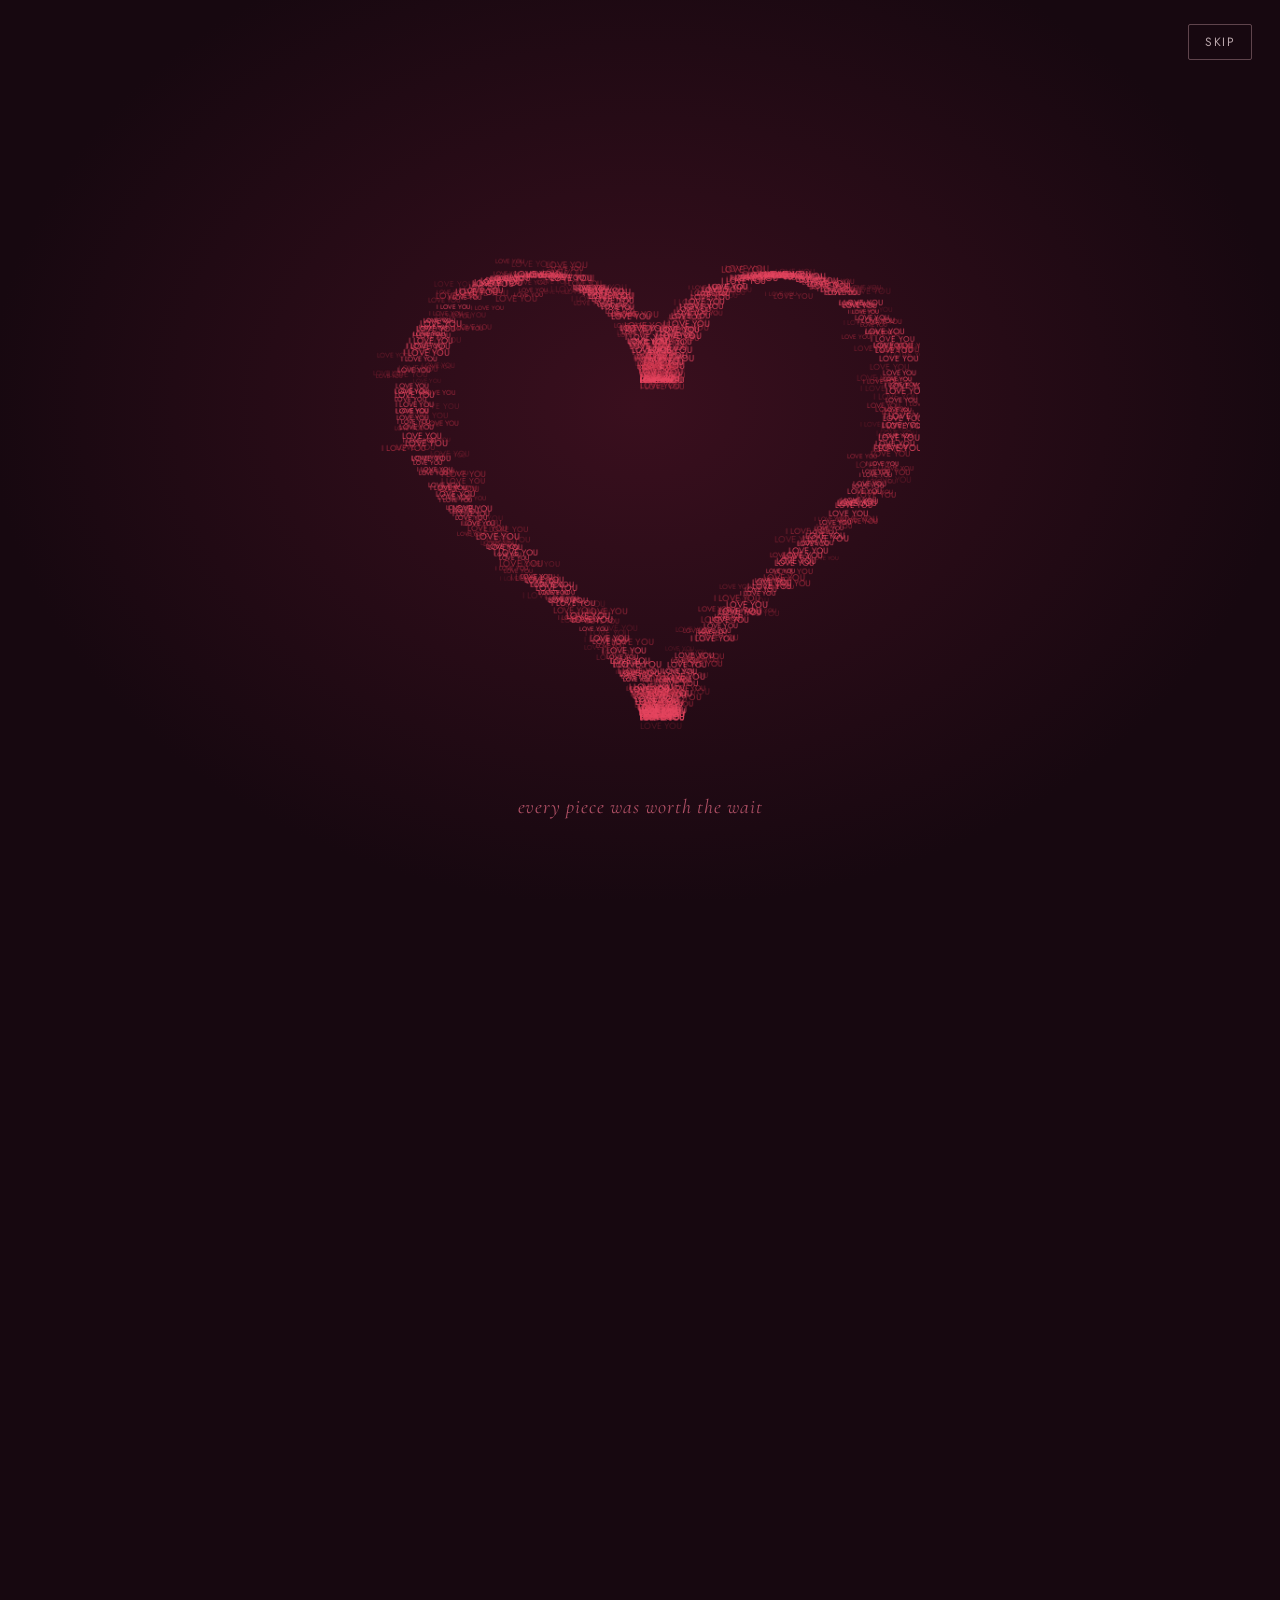
<file: index.html>
<!DOCTYPE html>
<html lang="en">
<head>
<meta charset="UTF-8">
<meta name="viewport" content="width=device-width, initial-scale=1.0">
<title>for you</title>
<link rel="preconnect" href="https://fonts.googleapis.com">
<link rel="preconnect" href="https://fonts.gstatic.com" crossorigin>
<link href="https://fonts.googleapis.com/css2?family=Cormorant+Garamond:ital,wght@0,400;0,500;1,400;1,500&family=Jost:wght@300;400;500&family=Caveat:wght@500;600;700&display=swap" rel="stylesheet">
<style>
  :root{
    --ink:#170810;
    --wine:#3a0f1e;
    --blush:#f8ece4;
    --blush-2:#f1ddd2;
    --rose:#c85c73;
    --rose-deep:#8f2f45;
    --gold:#c99a54;
    --text-dark:#3e1420;
    --text-soft:#7a4a52;
  }
  *{box-sizing:border-box; margin:0; padding:0;}
  html,body{
    width:100%; height:100%;
    background:var(--ink);
    overflow-x:hidden;
    font-family:'Jost',sans-serif;
  }
  /* ---------- INTRO ---------- */
  #intro{
    position:fixed; inset:0;
    background:radial-gradient(ellipse at 50% 45%, var(--wine) 0%, var(--ink) 72%);
    display:flex; align-items:center; justify-content:center;
    z-index:20;
    transition:opacity 1.4s ease, transform 1.4s ease;
  }
  #intro.leaving{ opacity:0; transform:scale(1.08); pointer-events:none; }
  canvas#heart{ width:min(92vw,560px); height:min(92vw,560px); display:block; }
  #intro-caption{
    position:absolute; bottom:9vh; left:0; right:0;
    text-align:center;
    color:var(--rose);
    font-family:'Cormorant Garamond', serif;
    font-style:italic;
    font-size:clamp(15px,2.4vw,20px);
    letter-spacing:.04em;
    opacity:0;
    transition:opacity 1.2s ease;
  }
  #intro-caption.show{ opacity:.85; }
  #skip-btn{
    position:absolute; top:24px; right:28px;
    background:none; border:1px solid rgba(230,180,190,.35);
    color:rgba(240,220,224,.75);
    font-family:'Jost',sans-serif; font-size:12px; letter-spacing:.12em;
    text-transform:uppercase;
    padding:8px 16px; border-radius:2px; cursor:pointer;
    transition:border-color .3s ease, color .3s ease;
  }
  #skip-btn:hover{ border-color:rgba(230,180,190,.8); color:#fff; }

  /* ---------- MAIN CONTENT ---------- */
  #page{
    min-height:100vh;
    background:
      radial-gradient(ellipse at 20% -10%, var(--blush-2) 0%, transparent 55%),
      var(--blush);
    display:flex; align-items:center; justify-content:center;
    padding:11vh 6vw 8vh;
  }
  #content{
    max-width:420px;
    width:100%;
    text-align:center;
    opacity:0;
    transform:translateY(18px);
    transition:opacity 1.1s ease, transform 1.1s ease;
  }
  #content.reveal{ opacity:1; transform:translateY(0); }

  .eyebrow{
    font-size:12px; letter-spacing:.32em; text-transform:uppercase;
    color:var(--rose-deep); font-weight:500; margin-bottom:14px;
  }
  .eyebrow::before, .eyebrow::after{
    content:'—'; margin:0 10px; color:var(--gold); opacity:.7;
  }

  .tap-hint{
    font-size:13px; letter-spacing:.08em; color:var(--text-soft);
    margin-bottom:26px; opacity:.85;
  }
  .tap-hint.hide{ opacity:0; transition:opacity .5s ease; }

  /* ---- the card (straight, no tilt, so long text never overflows the viewport) ---- */
  .card-wrap{ perspective:2200px; margin:0 auto; max-width:380px; }
  .card{
    position:relative;
    width:100%;
    min-height:520px;
  }
  .card-inside{
    background:var(--blush-2);
    border:1px solid rgba(201,154,84,.55);
    border-radius:6px;
    padding:40px 28px 34px;
    box-shadow:0 26px 60px -26px rgba(60,10,20,.4);
    min-height:520px;
    display:flex; flex-direction:column; align-items:center;
  }
  .card-cover{
    position:absolute; inset:0;
    background:
      radial-gradient(ellipse at 50% 20%, rgba(200,92,115,.28) 0%, transparent 55%),
      linear-gradient(160deg, var(--wine) 0%, var(--ink) 100%);
    border:1px solid rgba(201,154,84,.6);
    border-radius:6px;
    transform-origin:left center;
    transition:transform 1.15s cubic-bezier(.65,0,.35,1);
    box-shadow:0 26px 60px -22px rgba(0,0,0,.5);
    cursor:pointer;
    display:flex; flex-direction:column; align-items:center; justify-content:center;
    backface-visibility:hidden;
    z-index:5;
    animation:coverPulse 2.6s ease-in-out infinite;
  }
  .card-cover.open{
    transform:rotateY(-152deg);
    pointer-events:none;
    animation:none;
  }
  @keyframes coverPulse{
    0%,100%{ box-shadow:0 26px 60px -22px rgba(0,0,0,.5); }
    50%{ box-shadow:0 26px 60px -22px rgba(0,0,0,.5), 0 0 0 6px rgba(201,154,84,.12); }
  }
  .cover-heart{ font-size:34px; color:var(--rose); margin-bottom:14px; }
  .cover-title{
    font-family:'Cormorant Garamond', serif; font-style:italic; font-weight:500;
    color:var(--blush); font-size:30px; margin-bottom:10px;
  }
  .cover-sub{
    font-size:11px; letter-spacing:.22em; text-transform:uppercase;
    color:var(--rose); opacity:.8;
  }

  .frame{
    width:150px; height:150px; margin:0 auto 22px;
    border-radius:50%;
    border:1px solid var(--gold);
    display:flex; align-items:center; justify-content:center;
    background:var(--blush);
    position:relative;
    flex-shrink:0;
  }
  .frame::before{
    content:''; position:absolute; inset:-8px;
    border:1px solid rgba(200,92,115,.35); border-radius:50%;
  }
  .frame span{
    font-family:'Cormorant Garamond', serif; font-style:italic;
    color:var(--text-soft); font-size:12px; padding:0 18px; text-align:center;
    line-height:1.5;
  }
  .frame img{ width:100%; height:100%; object-fit:cover; border-radius:50%; display:none; }

  .letter-greeting{
    font-family:'Caveat', cursive;
    font-weight:600;
    font-size:30px;
    color:var(--rose-deep);
    margin-bottom:2px;
  }

  h1{
    font-family:'Cormorant Garamond', serif;
    font-weight:500;
    font-size:clamp(26px,5.6vw,34px);
    line-height:1.18;
    color:var(--text-dark);
    margin-bottom:16px;
    text-align:center;
  }
  h1 em{ font-style:italic; color:var(--rose-deep); }

  .message{
    font-family:'Caveat', cursive;
    font-weight:500;
    font-size:21px;
    line-height:1.5;
    color:var(--text-dark);
    max-width:100%;
    margin:0 auto 12px;
    text-align:left;
    white-space:pre-line;
  }

  .signature{
    font-family:'Caveat', cursive;
    font-weight:600;
    font-size:24px;
    color:var(--rose-deep);
    align-self:flex-end;
    margin:6px 6px 26px 0;
  }

  .actions{
    position:relative;
    display:flex; align-items:center; justify-content:center;
    gap:18px; flex-wrap:wrap;
    min-height:64px;
    margin-top:auto;
  }
  button.choice{
    font-family:'Jost',sans-serif;
    font-size:14px; letter-spacing:.06em;
    padding:14px 32px;
    border-radius:40px;
    cursor:pointer;
    transition:transform .25s ease, background .25s ease, box-shadow .25s ease;
  }
  #continue-btn{
    display:inline-block;
    text-decoration:none;
    border:none;
    background:var(--rose-deep);
    color:var(--blush);
    box-shadow:0 10px 24px -10px rgba(143,47,69,.6);
  }
  #continue-btn:hover{ transform:translateY(-2px); background:#7a2338; }

  .footnote{
    margin-top:22px; font-size:11px; letter-spacing:.1em;
    text-transform:uppercase; color:var(--text-soft); opacity:.55;
  }

  @media (prefers-reduced-motion: reduce){
    #intro, #content{ transition:none !important; }
  }

  @media (max-width:640px){
    #content{ max-width:100%; }
    .card-wrap{
      max-width:92vw;
      margin-left:auto;
      margin-right:auto;
    }
    .card-inside, .card-cover{ padding-left:20px; padding-right:20px; }
    .message{ font-size:19px; }
  }
</style>
</head>
<body>

<div id="intro">
  <button id="skip-btn" aria-label="Skip intro">skip</button>
  <canvas id="heart" width="600" height="600"></canvas>
  <div id="intro-caption">every piece was worth the wait</div>
</div>

<div id="page">
  <div id="content">
    <p class="eyebrow">for you</p>
    <p class="tap-hint" id="tap-hint">tap the card to open it</p>
    <div class="card-wrap">
      <div class="card">
        <div class="card-inside">
          <div class="frame"><span>your photo here</span><img id="her-photo" alt=""></div>
          <p class="letter-greeting">Dear you,</p>
          <h1>Will you be <br>my <em>Radha?</em></h1>
          <p class="message">Hi
Main tumse bohot time se kehna chahta tha ki Main tumhe bohot pasand krta hun, (kuch bakwas likh rha hun but please padh lena)
lekin kbhi keh nhi paya kyuki maine tumhe kbhi ladko se bat krte nhi dekha,tbhi tum kaise react krogi ye soch ke hesitate ho jata tha
Main tumse is letter ke through bs apni bat kehna chahta hun, i don't expect from you ki tum answer do beacause i know ki "NO" hi hoga,
but fr bhi ye letter likh rha hun so that ye regret na rhe ki apni feelings bhi nhi keh paya , kaash keh diya hota because regret ka pain bohot unbearable hota hai.
And please trust me maine kbhii shalini se aesi koi bat nhi ki jisse use kuch special feel ho but fr bhi use misunderstanding ho gyi
and i am really sorry mera scchi kbhi aesa koi intention nhi tha ki kisi ko hurt kru.

Please is surprise ko end tk dekh lena bohot mehnat lgi hai
and ho sake toh please ek full stop hi send kr dena so that mujhe pta toh chle ki tumne completely dekh liya hai
Maine is Surprise me tumhri kuch photos use ki hai I am really Sorry tumhri permission ke bina maine photos use ki but trust me pkka delete kr dunga
Main koi criminal nhi hu ki photos ka galat use kru inta toh tum bhi mujhe smjhti ho ki kaisa hun
And it's my promise to you ki ab isse related tumse kbhi koi bat nhi hogi.
But believe me i really love you itna ki i can't explain you in words ............
Ek request hai please ek ful stop send kr dena so that mujhe pta chl jaye ki tumhe read kiya hai dekha hai</p>
          <p class="signature">— Ayush</p>
          <div class="actions">
            <a id="continue-btn" class="choice" href="Story.html">Continue</a>
          </div>
        </div>
        <div class="card-cover" id="card-cover">
          <div class="cover-heart">&#10084;</div>
          <p class="cover-title">for you</p>
          <p class="cover-sub">tap to open</p>
        </div>
      </div>
    </div>
    <p class="footnote">made with a little bit of nerve</p>
  </div>
</div>

<script>
(function(){
  var canvas = document.getElementById('heart');
  var ctx = canvas.getContext('2d');
  var W = canvas.width, H = canvas.height;
  var reduced = window.matchMedia('(prefers-reduced-motion: reduce)').matches;

  function heartPoint(t, scale){
    var x = 16 * Math.pow(Math.sin(t), 3);
    var y = 13*Math.cos(t) - 5*Math.cos(2*t) - 2*Math.cos(3*t) - Math.cos(4*t);
    return { x: W/2 + x*scale, y: H/2 - y*scale + 10 };
  }

  var WORDS = ['LOVE YOU','I LOVE YOU'];
  var COUNT = 620;
  var particles = [];
  for (var i=0;i<COUNT;i++){
    var t = (i/COUNT) * Math.PI * 2;
    var jitter = (Math.random()-0.5)*0.9;
    var layer = Math.random();
    var scaleWobble = layer < 0.6 ? 15.6 : (15.6 + (Math.random()-0.5)*3.4);
    var target = heartPoint(t + jitter*0.024, scaleWobble);
    particles.push({
      x: Math.random()*W,
      y: Math.random()*H,
      startX: 0, startY: 0,
      tx: target.x,
      ty: target.y,
      word: WORDS[Math.random() < 0.35 ? 1 : 0],
      fontSize: 6 + Math.random()*4,
      core: layer < 0.55,
      rot: (Math.random()-0.5) * 0.5,
      flicker: Math.random()*Math.PI*2,
      delay: Math.random()*0.35
    });
  }
  particles.forEach(function(p){ p.startX = p.x; p.startY = p.y; });

  var duration = reduced ? 100 : 2600;
  var start = null;
  var pulseStart = null;
  var phase = 'assemble';

  function ease(t){ return 1 - Math.pow(1-t, 3); }

  function draw(ts){
    if (!start) start = ts;
    var elapsed = ts - start;
    ctx.clearRect(0,0,W,H);

    if (phase === 'assemble'){
      var overallT = Math.min(elapsed / duration, 1);
      particles.forEach(function(p){
        var pt = Math.max(0, Math.min(1, (overallT - p.delay*0.4) / (1 - p.delay*0.4)));
        var e = ease(pt);
        var x = p.startX + (p.tx - p.startX) * e;
        var y = p.startY + (p.ty - p.startY) * e;
        var flick = 0.55 + 0.45*Math.sin(p.flicker + elapsed/260);
        var alpha = (0.25 + 0.65*e) * (p.core ? 0.9 : 0.55*flick + 0.2);
        ctx.font = p.fontSize + 'px Jost, sans-serif';
        ctx.fillStyle = p.core ? 'rgba(230,70,96,'+alpha+')' : 'rgba(196,50,72,'+alpha+')';
        ctx.save();
        ctx.translate(x, y);
        ctx.rotate(p.rot * (1-e));
        ctx.fillText(p.word, 0, 0);
        ctx.restore();
      });
      if (overallT >= 1){
        phase = 'pulse';
        pulseStart = ts;
        document.getElementById('intro-caption').classList.add('show');
      }
    } else if (phase === 'pulse'){
      var pe = ts - pulseStart;
      var beat = Math.sin(pe/280) * 0.06;
      var s = 1 + Math.max(0, beat);
      particles.forEach(function(p){
        var dx = (p.tx - W/2) * (s-1);
        var dy = (p.ty - H/2) * (s-1);
        var flick = 0.55 + 0.45*Math.sin(p.flicker + pe/260);
        var alpha = p.core ? 0.95 : 0.5*flick + 0.25;
        ctx.font = p.fontSize + 'px Jost, sans-serif';
        ctx.fillStyle = p.core ? 'rgba(230,70,96,'+alpha+')' : 'rgba(196,50,72,'+alpha+')';
        ctx.fillText(p.word, p.tx+dx, p.ty+dy);
      });
      if (pe > 1500 || reduced){
        finish();
        return;
      }
    }
    raf = requestAnimationFrame(draw);
  }

  var raf = requestAnimationFrame(draw);
  var finished = false;

  function finish(){
    if (finished) return;
    finished = true;
    cancelAnimationFrame(raf);
    var intro = document.getElementById('intro');
    intro.classList.add('leaving');
    document.getElementById('content').classList.add('reveal');
    setTimeout(function(){ intro.style.display = 'none'; }, 1500);
  }

  document.getElementById('skip-btn').addEventListener('click', finish);
  if (reduced) setTimeout(finish, 200);
})();

(function(){
  var cover = document.getElementById('card-cover');
  var hint = document.getElementById('tap-hint');
  cover.addEventListener('click', function(){
    cover.classList.add('open');
    hint.classList.add('hide');
  });
})();

</script>
</body>
</html>
</file>
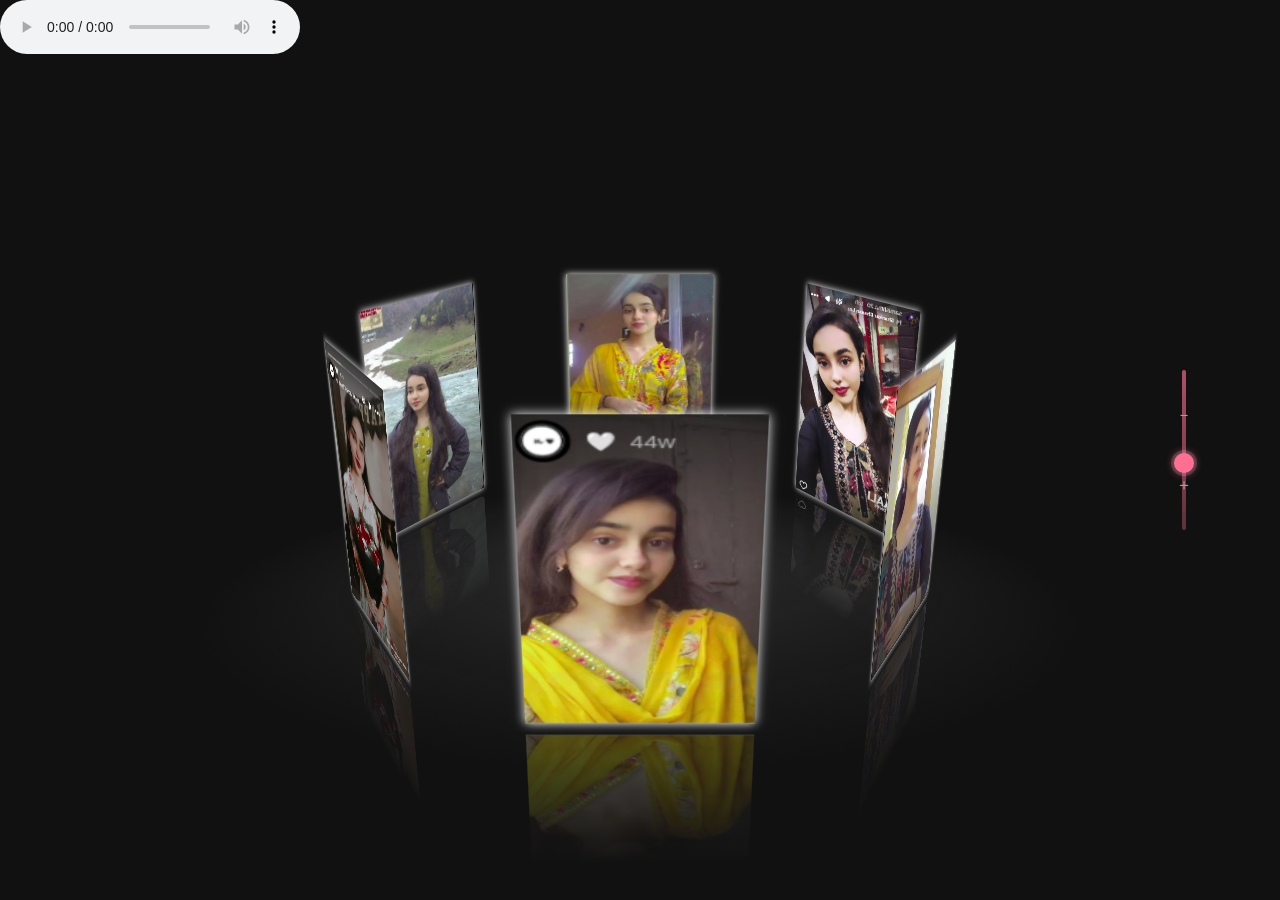
<file: Gallery.html>
<!DOCTYPE html>
<html lang="en" >
<head>
  <meta charset="UTF-8">
  <title>special 💕</title>
  <link rel="stylesheet" href="./gallery.css">

</head>
<body>

<div id="drag-container">
  <div id="spin-container">

    <img src="./1.png" alt="">
    <img src="./2.png" alt="">
    <img src="./3.png" alt="">
    <img src="./4.png" alt="">
    <img src="./5.png" alt="">
    <img src="./6.png" alt="">
 
    <p>A Heartfelt Tribute to My Beloved Radha🫶</p>
  </div>
  <div id="ground"></div>
</div>

<div id="music-container"></div>
<style>.github-corner:hover .octo-arm{animation:octocat-wave 560ms ease-in-out}@keyframes octocat-wave{0%,100%{transform:rotate(0)}20%,60%{transform:rotate(-25deg)}40%,80%{transform:rotate(10deg)}}@media (max-width:500px){.github-corner:hover .octo-arm{animation:none}.github-corner .octo-arm{animation:octocat-wave 560ms ease-in-out}}</style>

  <div id="zoom-container">
  <span class="zoom-icon">－</span>
  <input type="range" id="zoom-slider" min="120" max="500" value="240" step="1">
  <span class="zoom-icon">＋</span>
</div>
  
  <script  src="./gallery-script.js"></script>

</body>
</file>
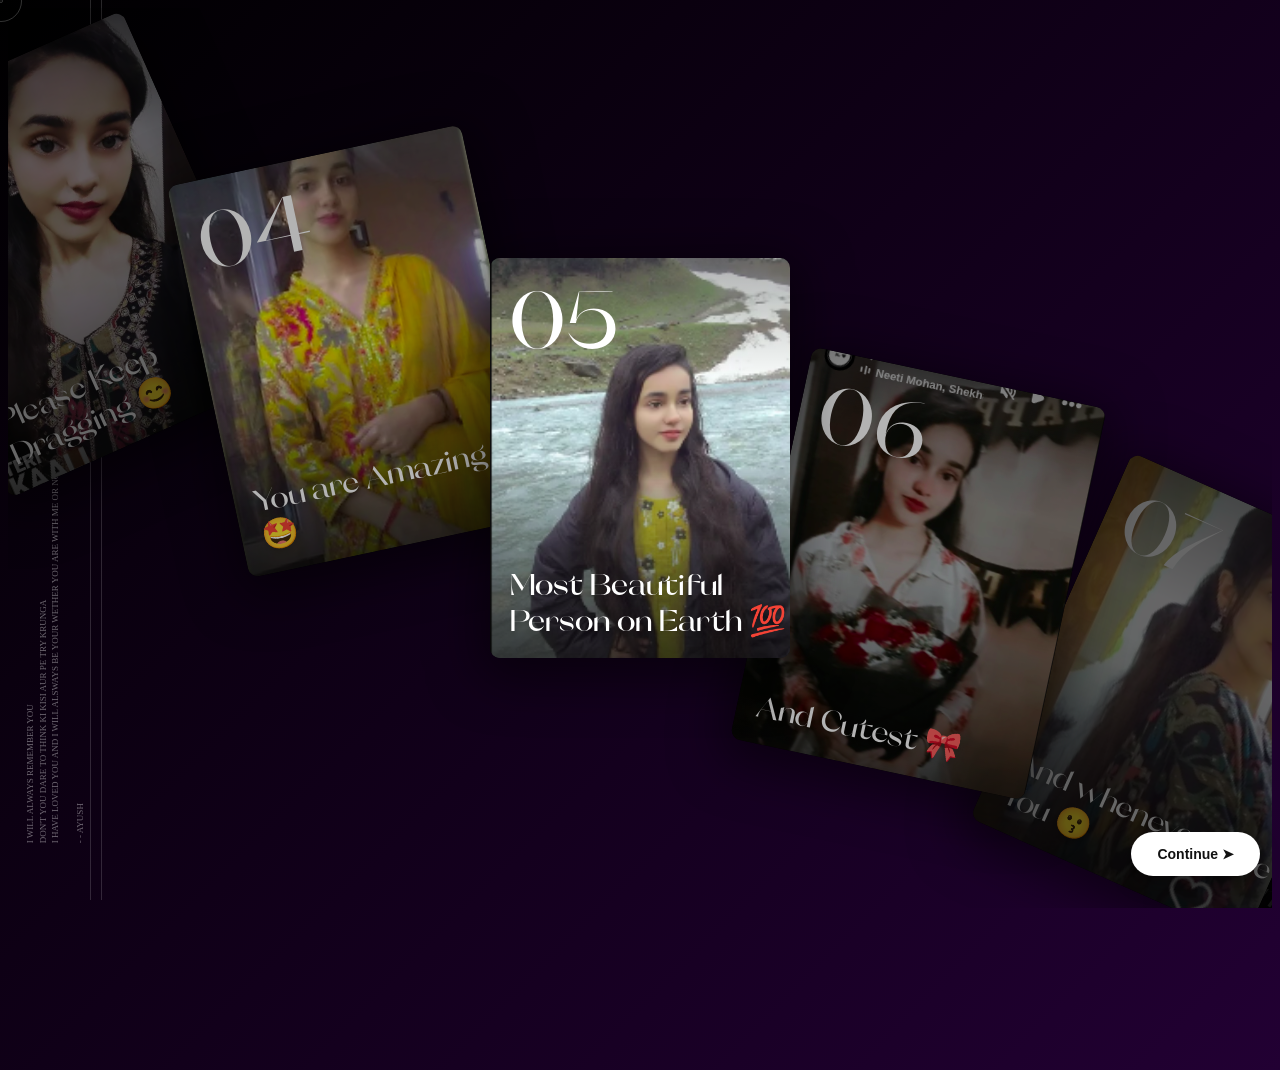
<file: Story.html>
<!DOCTYPE html>
<html lang="en">
<head>
    <meta charset="UTF-8">
    <meta name="viewport" content="width=device-width, initial-scale=1.0">
    <title>Samishtha</title>
    <link rel="stylesheet" href="app.css">
</head>
<body>
        <div class="carousel">
            <div class="carousel-item">
                <div class="carousel-box">
                    <div class="title">Hi 👋</div>
                  <img src="1.png"/>
                    <div class="num">01</div>
                </div>
            </div>
        
            <div class="carousel-item">
                <div class="carousel-box">
                    <div class="title">I want to tell you Something 😍</div>
                  <img src="2.png"/>
                    <div class="num">02</div>
                </div>
            </div>
        
            <div class="carousel-item">
                <div class="carousel-box">
                    <div class="title">Please Keep Dragging 😊 </div>
                    <div class="num">03</div>
                  <img src="3.png"/>
                </div>
            </div>
        
          <div class="carousel-item">
            <div class="carousel-box">
              <div class="title">You are Amazing 🤩 </div>
              <div class="num">04</div>
              <img src="4.png"/>
            </div>
          </div>
        
          <div class="carousel-item">
            <div class="carousel-box">
              <div class="title">Most Beautiful Person on Earth 💯</div>
              <div class="num">05</div>
              <img src="5.png" />
            </div>
          </div>
        
          <div class="carousel-item">
            <div class="carousel-box">
              <div class="title">And Cutest 🎀</div>
              <div class="num">06</div>
              <img src="6.png" />
            </div>
          </div>
        
          <div class="carousel-item">
            <div class="carousel-box">
              <div class="title">And whenever i see You 😗 </div>
              <div class="num">07</div>
              <img src="8.png" />
            </div>
          </div>
        
          <div class="carousel-item">
            <div class="carousel-box">
              <div class="title">a big smile appears on my face 😇</div>
              <div class="num">08</div>
              <img src="7.png" />
            </div>
          </div>
        
          <div class="carousel-item">
            <div class="carousel-box">
              <div class="title">and I have Crush on You 🥰</div>
              <div class="num">09</div>
              <img src="9.png" />
            </div>
          </div>
                    <div class="carousel-item">
            <div class="carousel-box">
              <div class="title">I love You ❤️</div>
              <div class="num">10</div>
              <img src="10.png" />
            </div>
          </div>
        </div>
        
        <div class="layout">
          <div class="box">I WILL ALWAYS REMEMBER YOU<br /> DON'T YOU DARE TO THINK KI KISI AUR PE TRY KRUNGA <br />I HAVE LOVED YOU AND I WILL ALSWAYS BE YOUR WETHER YOU ARE WITH ME OR NOT<br/><br/>  - - Ayush</div>
        </div>
        
      <svg>
              <use xlink:href="#ic-linkedin"></use></svg
          ></a>
          <a href=""target="_blank"
            ><svg>
              <use xlink:href="#ic-instagram"></use></svg
          ></a>
        </div>
        
        <svg style="display: none">
          <symbol id="ico-instagram" viewBox="0 0 35 35">
            <circle opacity=".2" cx="17.5" cy="17.5" r="17" stroke="var(--fill)" fill="none"></circle>
            <path
              fill-rule="evenodd"
              clip-rule="evenodd"
              d="M24.944 20.476c.028-.457.042-1.282.042-2.476s-.014-2.019-.042-2.476c-.056-1.09-.378-1.93-.965-2.517s-1.422-.91-2.503-.965C21.018 12.014 20.194 12 19 12s-2.019.014-2.476.042c-1.081.047-1.92.368-2.517.965s-.918 1.436-.965 2.518C13.014 15.98 13 16.805 13 18c0 1.194.014 2.019.042 2.476.047 1.09.368 1.93.965 2.517s1.436.91 2.518.965c.466.028 1.29.042 2.475.042 1.184 0 2.01-.014 2.476-.042 1.072-.047 1.906-.368 2.503-.965.597-.597.918-1.436.965-2.517ZM19 13.075h-1.427c-.186 0-.438.01-.755.029a11.61 11.61 0 0 0-.797.07c-.215.028-.401.08-.56.154-.26.102-.489.251-.685.447-.196.196-.35.425-.461.685-.056.15-.103.336-.14.56a7.843 7.843 0 0 0-.084.811 7.113 7.113 0 0 0-.014.741c.01.178.01.453 0 .826-.01.373-.01.573 0 .601.01.028.01.228 0 .601s-.01.648 0 .826c.01.177.014.424.014.74 0 .318.028.588.084.812l.14.56c.112.26.265.489.461.685.196.196.425.345.685.447.15.056.336.108.56.154.224.047.49.07.797.07.308 0 .56.01.755.028.196.019.471.019.826 0 .354-.019.554-.019.601 0 .047.019.242.019.587 0s.62-.019.826 0c.205.019.456.01.755-.028.298-.037.569-.06.811-.07.242-.01.424-.06.546-.154.26-.102.494-.251.699-.447a1.75 1.75 0 0 0 .447-.686c.056-.149.103-.335.14-.559.038-.224.066-.494.084-.811.019-.317.023-.564.014-.741a11.82 11.82 0 0 1 0-.826c.01-.373.01-.573 0-.601-.01-.028-.01-.228 0-.601s.01-.648 0-.826c-.01-.177-.014-.424-.014-.74 0-.318-.028-.588-.084-.812l-.14-.56a1.956 1.956 0 0 0-1.147-1.133 3.979 3.979 0 0 0-.545-.153 3.915 3.915 0 0 0-.811-.07c-.326 0-.578-.01-.755-.028a5.916 5.916 0 0 0-.826 0c-.372.019-.568.019-.587 0Zm3.706 2.225c.14-.14.21-.308.21-.504a.57.57 0 0 0-.21-.503.767.767 0 0 0-.517-.21.718.718 0 0 0-.504.21.622.622 0 0 0-.21.503c.01.196.08.364.21.504s.299.21.504.21c.205 0 .377-.07.517-.21ZM22.063 18c0 .849-.298 1.576-.895 2.182a2.882 2.882 0 0 1-2.168.895 3.075 3.075 0 0 1-2.182-.895c-.606-.588-.904-1.315-.895-2.182.01-.867.308-1.594.895-2.182.588-.587 1.315-.886 2.182-.895.867-.01 1.59.29 2.168.895.578.606.876 1.333.895 2.182Zm-1.077 0a1.95 1.95 0 0 0-.573-1.413A1.897 1.897 0 0 0 19 16c-.56 0-1.03.196-1.413.587A2.001 2.001 0 0 0 17 18c-.01.55.186 1.021.587 1.413.401.391.872.587 1.413.587.54 0 1.012-.196 1.413-.587.4-.392.592-.863.573-1.413Z"
              transform="translate(-1.5 -0.5)"
              fill="var(--fill)"
            ></path>
          </symbol>
        
          <symbol id="ico-linkedin" viewBox="0 0 35 35">
            <circle opacity=".2" cx="17.5" cy="17.5" r="17" stroke="var(--fill)" fill="none"></circle>
            <path
              fill-rule="evenodd"
              clip-rule="evenodd"
              d="M15.3025 14.0835C15.3025 14.3845 15.1934 14.6403 14.9752 14.851C14.757 15.0617 14.4786 15.167 14.14 15.167C13.8014 15.167 13.5267 15.0617 13.316 14.851C13.1053 14.6403 13 14.3807 13 14.0722C13 13.7637 13.1053 13.5079 13.316 13.3047C13.5267 13.1016 13.8051 13 14.1512 13C14.4974 13 14.772 13.1016 14.9752 13.3047C15.1783 13.5079 15.2874 13.7675 15.3025 14.0835ZM13.0677 23V16.0248H15.2348V23H13.0677ZM16.4763 16.0248C16.5064 16.8676 16.5214 17.6125 16.5214 18.2596V23H18.7111V18.9819C18.7111 18.7111 18.7336 18.5305 18.7788 18.4402C18.9895 17.8984 19.3582 17.6275 19.8849 17.6275C20.6223 17.6275 20.991 18.1317 20.991 19.14V23H23.158V18.8691C23.158 17.8758 22.9285 17.1272 22.4695 16.623C22.0105 16.1189 21.4048 15.8668 20.6524 15.8668C19.6742 15.8668 18.9594 16.243 18.5079 16.9955H18.4628L18.3499 16.0248H16.4763Z"
              transform="translate(0 -1)"
              fill="var(--fill)"
            ></path>
          </symbol>
        </svg>
        
        <div class="cursor"></div>
        <div class="cursor cursor2"></div>

        <a href="Gallery.html" id="next-page-btn">
          Continue &#10148;
        </a>

        <style>
          #next-page-btn{
            position: fixed;
            bottom: 24px;
            right: 20px;
            z-index: 999;
            display: inline-block;
            padding: 14px 26px;
            background: #ffffff;
            color: #111;
            font-family: sans-serif;
            font-weight: bold;
            font-size: 14px;
            text-decoration: none;
            border-radius: 40px;
            box-shadow: 0 8px 20px rgba(0,0,0,0.4);
          }
          #next-page-btn:active{
            transform: scale(0.96);
          }
        </style>

        <!-- partial -->
          <script  src="./script.js"></script>
</body>
</html>
</file>
<file: gallery.css>
* {
    margin: 0;
    padding: 0;
  }
  
  html,
  body {
    height: 100%;
  
    touch-action: none; 
  }
  
  body {
    overflow: hidden;
    display: -webkit-box;
    display: -ms-flexbox;
    display: flex;
    background: #111;
    -webkit-perspective: 1000px;
            perspective: 1000px;
    -webkit-transform-style: preserve-3d;
            transform-style: preserve-3d;
  }
  
  #drag-container, #spin-container {
    position: relative;
    display: -webkit-box;
    display: -ms-flexbox;
    display: flex;
    margin: auto;
    -webkit-transform-style: preserve-3d;
            transform-style: preserve-3d;
    -webkit-transform: rotateX(-10deg);
            transform: rotateX(-10deg);
  }
  
  #drag-container img, #drag-container video {
    -webkit-transform-style: preserve-3d;
            transform-style: preserve-3d;
    position: absolute;
    left: 0;
    top: 0;
    width: 100%;
    height: 100%;
    line-height: 200px;
    font-size: 50px;
    text-align: center;
    -webkit-box-shadow: 0 0 8px #fff;
            box-shadow: 0 0 8px #fff;
    -webkit-box-reflect: below 10px linear-gradient(transparent, transparent, #0005);
  }
  
  #drag-container img:hover, #drag-container video:hover {
    -webkit-box-shadow: 0 0 15px #fffd;
            box-shadow: 0 0 15px #fffd;
    -webkit-box-reflect: below 10px linear-gradient(transparent, transparent, #0007);
  }
  
  #drag-container p {
    font-family: Serif;
    position: absolute;
    top: 100%;
    left: 50%;
    -webkit-transform: translate(-50%,-50%) rotateX(90deg);
            transform: translate(-50%,-50%) rotateX(90deg);
    color: #fff;
  }
  
  #ground {
    width: 900px;
    height: 900px;
    position: absolute;
    top: 100%;
    left: 50%;
    -webkit-transform: translate(-50%,-50%) rotateX(90deg);
            transform: translate(-50%,-50%) rotateX(90deg);
    background: -webkit-radial-gradient(center center, farthest-side , #9993, transparent);
  }
  
  #music-container {
    position: absolute;
    top: 0;
    left: 0;
  }
  
  @-webkit-keyframes spin {
    from{
      -webkit-transform: rotateY(0deg);
              transform: rotateY(0deg);
    } to{
      -webkit-transform: rotateY(360deg);
              transform: rotateY(360deg);
    }
  }
  
  @keyframes spin {
    from{
      -webkit-transform: rotateY(0deg);
              transform: rotateY(0deg);
    } to{
      -webkit-transform: rotateY(360deg);
              transform: rotateY(360deg);
    }
  }
  @-webkit-keyframes spinRevert {
    from{
      -webkit-transform: rotateY(360deg);
              transform: rotateY(360deg);
    } to{
      -webkit-transform: rotateY(0deg);
              transform: rotateY(0deg);
    }
  }
  @keyframes spinRevert {
    from{
      -webkit-transform: rotateY(360deg);
              transform: rotateY(360deg);
    } to{
      -webkit-transform: rotateY(0deg);
              transform: rotateY(0deg);
    }
  }

  /* ---------- zoom dragger ---------- */
  #zoom-container {
    position: fixed;
    top: 50%;
    right: 16px;
    transform: translateY(-50%);
    z-index: 50;
    display: flex;
    flex-direction: column;
    align-items: center;
    gap: 6px;
    touch-action: auto;
    -webkit-user-select: none;
    user-select: none;
  }

  .zoom-icon {
    color: #ffffffaa;
    font-size: 16px;
    font-family: sans-serif;
    line-height: 1;
  }

  #zoom-slider {
    -webkit-appearance: none;
    appearance: none;
    width: 160px;
    height: 34px;
    margin: 4px 0;
    transform: rotate(-90deg);
    background: transparent;
    touch-action: auto;
  }

  /* track */
  #zoom-slider::-webkit-slider-runnable-track {
    height: 4px;
    border-radius: 2px;
    background: linear-gradient(90deg, #ff6f9155, #ff6f91aa);
  }
  #zoom-slider::-moz-range-track {
    height: 4px;
    border-radius: 2px;
    background: linear-gradient(90deg, #ff6f9155, #ff6f91aa);
  }

  /* thumb */
  #zoom-slider::-webkit-slider-thumb {
    -webkit-appearance: none;
    appearance: none;
    width: 20px;
    height: 20px;
    margin-top: -8px;
    border-radius: 50%;
    background: #ff6f91;
    box-shadow: 0 0 8px #ff6f91cc, 0 0 0 3px #ffffff22;
    cursor: pointer;
  }
  #zoom-slider::-moz-range-thumb {
    width: 20px;
    height: 20px;
    border: none;
    border-radius: 50%;
    background: #ff6f91;
    box-shadow: 0 0 8px #ff6f91cc, 0 0 0 3px #ffffff22;
    cursor: pointer;
  }
</file>
<file: app.css>
body {
    overflow: hidden;
    font-family: "Roboto", serif;
    background: linear-gradient(135deg, black, #220033);
  }
  
  .carousel {
    position: relative;
    z-index: 1;
    height: 100vh;
    overflow: hidden;
    pointer-events: none;
  }
  
  .carousel-item {
    --items: 10;
    --width: clamp(150px, 30vw, 300px);
    --height: clamp(200px, 40vw, 400px);
    --x: calc(var(--active) * 800%);
    --y: calc(var(--active) * 200%);
    --rot: calc(var(--active) * 120deg);
    --opacity: calc(var(--zIndex) / var(--items) * 3 - 2);
    overflow: hidden;
    position: absolute;
    z-index: var(--zIndex);
    width: var(--width);
    height: var(--height);
    margin: calc(var(--height) * -0.5) 0 0 calc(var(--width) * -0.5);
    border-radius: 10px;
    top: 50%;
    left: 50%;
    -webkit-user-select: none;
       -moz-user-select: none;
        -ms-user-select: none;
            user-select: none;
    transform-origin: 0% 100%;
    box-shadow: 0 10px 50px 10px rgba(0, 0, 0, 0.5);
    background: black;
    pointer-events: all;
    transform: translate(var(--x), var(--y)) rotate(var(--rot));
    transition: transform 0.8s cubic-bezier(0, 0.02, 0, 1);
  }
  .carousel-item .carousel-box {
    position: absolute;
    z-index: 1;
    top: 0;
    left: 0;
    width: 100%;
    height: 100%;
    transition: opacity 0.8s cubic-bezier(0, 0.02, 0, 1);
    opacity: var(--opacity);
    font-family: "Orelo-sw-db", serif;
  }
  .carousel-item .carousel-box:before {
    content: "";
    position: absolute;
    z-index: 1;
    top: 0;
    left: 0;
    width: 100%;
    height: 100%;
    background: linear-gradient(to bottom, rgba(0, 0, 0, 0.3), rgba(0, 0, 0, 0) 30%, rgba(0, 0, 0, 0) 50%, rgba(0, 0, 0, 0.5));
  }
  .carousel-item .title {
    position: absolute;
    z-index: 1;
    color: #fff;
    bottom: 20px;
    left: 20px;
    transition: opacity 0.8s cubic-bezier(0, 0.02, 0, 1);
    font-size: clamp(20px, 3vw, 30px);
    text-shadow: 0 4px 4px rgba(0, 0, 0, 0.1);
  }
  .carousel-item .num {
    position: absolute;
    z-index: 1;
    color: #fff;
    top: 10px;
    left: 20px;
    transition: opacity 0.8s cubic-bezier(0, 0.02, 0, 1);
    font-size: clamp(20px, 10vw, 80px);
  }
  .carousel-item img {
    width: 100%;
    height: 100%;
    -o-object-fit: cover;
       object-fit: cover;
    pointer-events: none;
  }
  
  .layout {
    position: absolute;
    z-index: 0;
    top: 0;
    left: 0;
    width: 100%;
    height: 100%;
    pointer-events: none;
  }
  .layout:before {
    content: "";
    position: absolute;
    z-index: 1;
    top: 0;
    left: 90px;
    width: 10px;
    height: 100%;
    border: 1px solid #fff;
    border-top: none;
    border-bottom: none;
    opacity: 0.15;
  }
  .layout .box {
    position: absolute;
    bottom: 0;
    left: 30px;
    color: #fff;
    transform-origin: 0% 10%;
    transform: rotate(-90deg);
    font-size: 9px;
    line-height: 1.4;
    text-transform: uppercase;
    opacity: 0.4;
  }
  
  .logo {
    position: absolute;
    z-index: 2;
    top: 28px;
    right: 28px;
    width: 30px;
    height: 30px;
    background: #fff;
    border-radius: 50%;
    opacity: 0.5;
    display: flex;
    justify-content: center;
    align-items: center;
    font-family: "Orelo-sw-db", serif;
    pointer-events: all;
    color: black;
    text-decoration: none;
    font-size: 20px;
    overflow: hidden;
    padding-bottom: 0.1em;
  }
  
  .social {
    position: absolute;
    z-index: 10;
    bottom: 20px;
    right: 25px;
    color: #fff;
    opacity: 0.4;
  }
  .social a {
    display: inline-block;
    margin-left: 3px;
  }
  .social svg {
    --fill: #fff;
    width: 35px;
    height: 35px;
  }
  
  .cursor {
    position: fixed;
    z-index: 10;
    top: 0;
    left: 0;
    --size: 40px;
    width: var(--size);
    height: var(--size);
    border-radius: 50%;
    border: 1px solid rgba(255, 255, 255, 0.2);
    margin: calc(var(--size) * -0.5) 0 0 calc(var(--size) * -0.5);
    transition: transform 0.85s cubic-bezier(0, 0.02, 0, 1);
    display: none;
    pointer-events: none;
  }
  @media (pointer: fine) {
    .cursor {
      display: block;
    }
  }
  
  .cursor2 {
    --size: 2px;
    transition-duration: 0.7s;
  }
  
  @font-face {
    font-family: "Orelo-sw-db";
    src: url([data-uri]) format("truetype");
    font-weight: inherit;
    font-style: inherit;
  }
</file>
